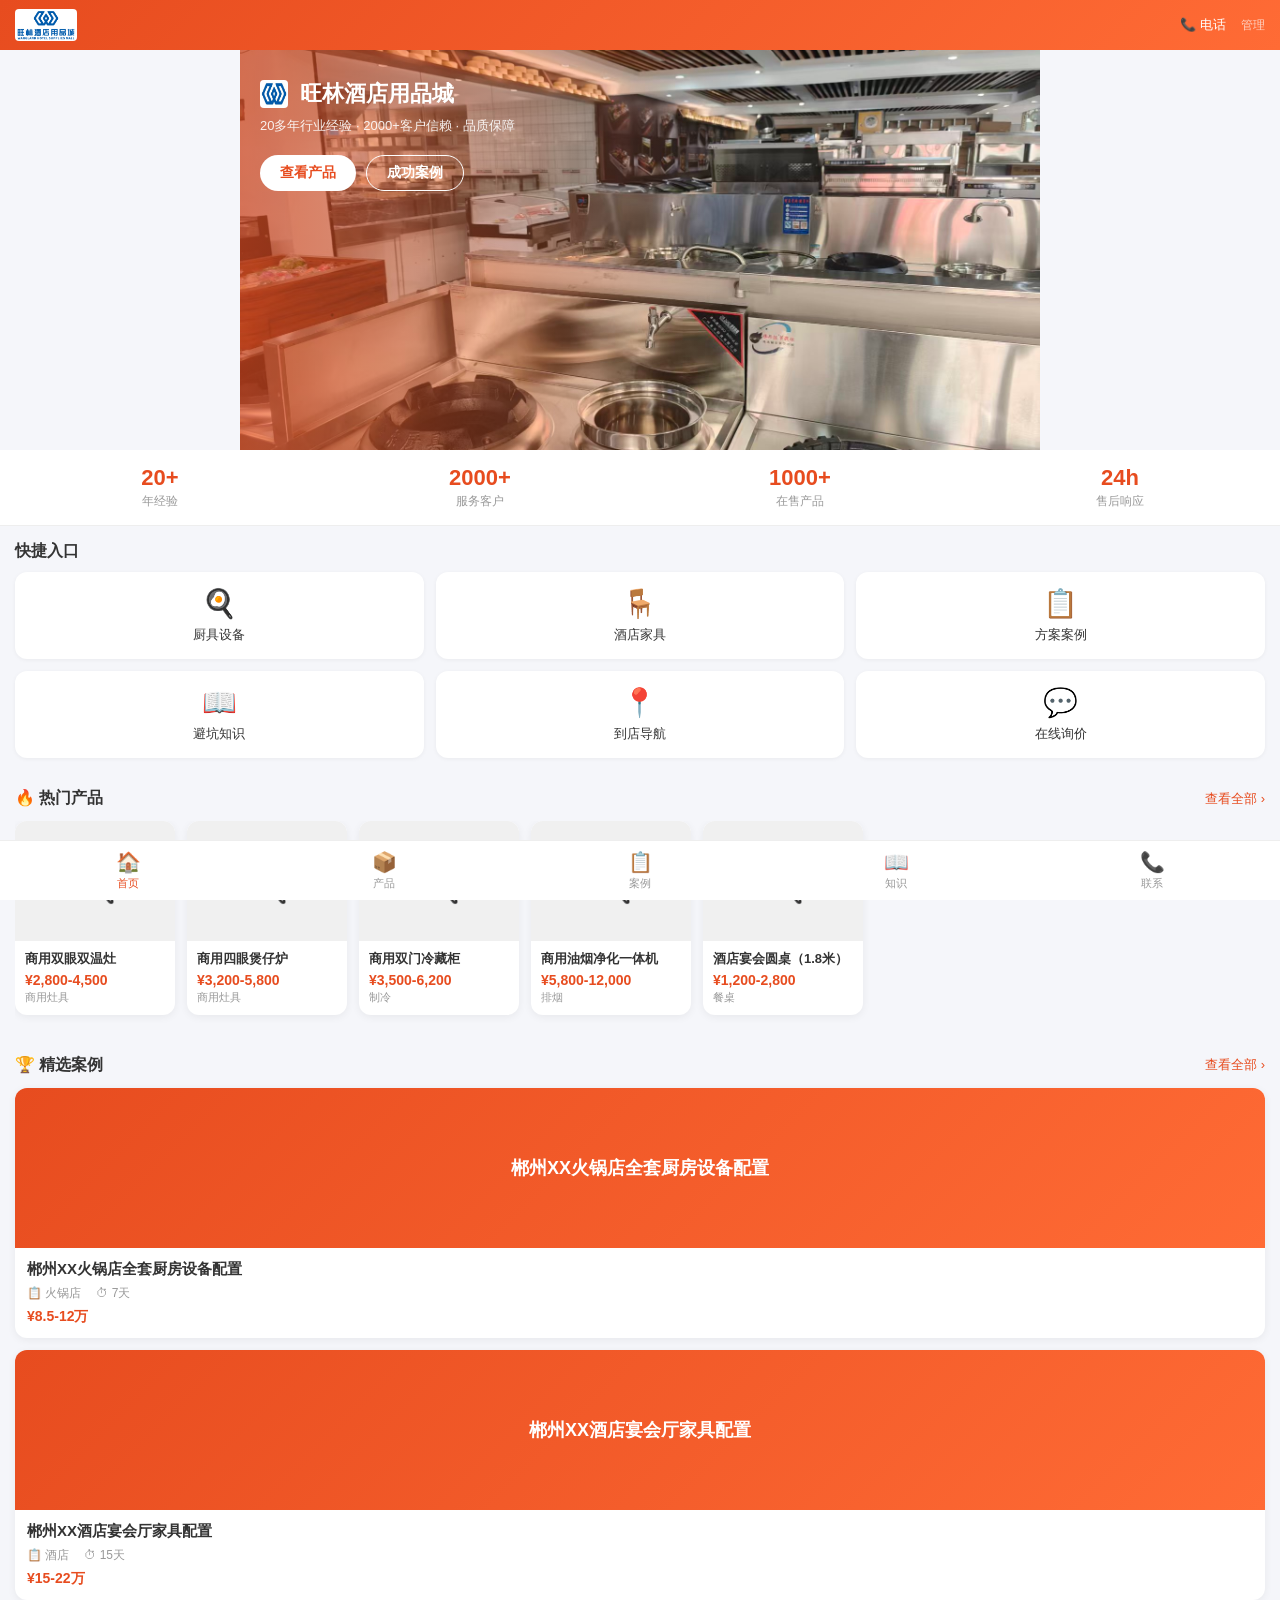
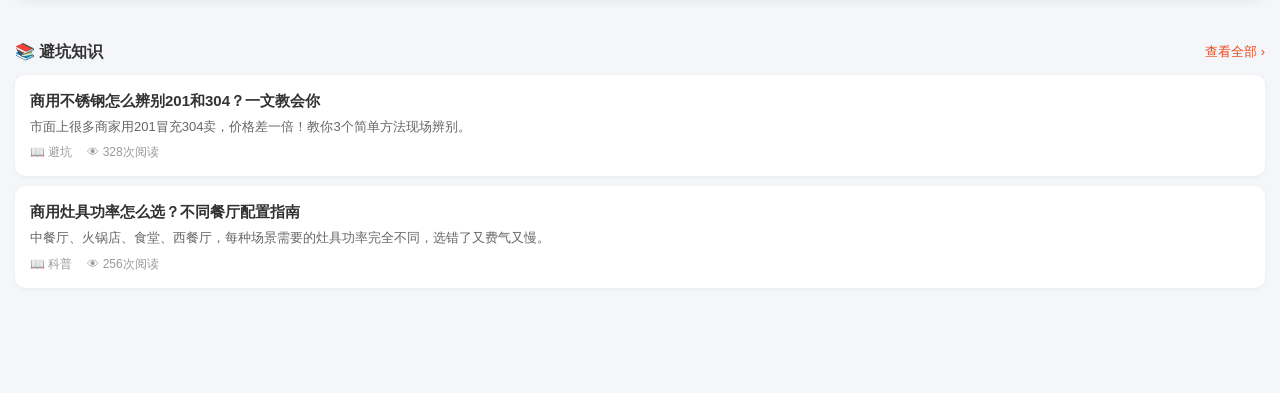
<file: index.html>
<!DOCTYPE html>
<html lang="zh-CN">
<head>
<meta charset="UTF-8">
<meta name="viewport" content="width=device-width, initial-scale=1.0, maximum-scale=1.0, user-scalable=no">
<title>郴州商用厨具酒店家具</title>
<link rel="stylesheet" href="css/style.css">
</head>
<body>
<header class="header" id="header">
  <div class="header-inner">
    <div class="logo" id="logo-area" onclick="goHome()">
      <img id="logo-img" class="logo-img hidden" src="" alt="logo">
      <span id="logo-text">🏪 郴州厨具家具</span>
    </div>
    <div class="header-right">
      <span class="phone-btn" onclick="callPhone()">📞 电话</span>
      <span class="admin-entrance" onclick="openAdmin()">管理</span>
    </div>
  </div>
</header>

<!-- 首页 -->
<div class="page" id="page-home">
  <div class="hero">
    <div class="hero-bg-carousel" id="hero-bg-carousel"></div>
    <div class="hero-bg-dots" id="hero-bg-dots"></div>
    <div class="hero-bg-overlay"></div>
    <div class="hero-content">
      <div class="hero-title-row">
        <img id="hero-logo" class="hero-logo hidden" src="" alt="logo">
        <h1 id="hero-title">郴州商用厨具·酒店家具</h1>
      </div>
      <p id="hero-slogan">15年行业经验 · 500+客户信赖 · 正品保障</p>
      <div class="hero-btns">
        <button class="btn btn-white" onclick="switchPage('products')">查看产品</button>
        <button class="btn btn-outline-white" onclick="switchPage('cases')">成功案例</button>
      </div>
    </div>
  </div>
  <div class="stats-bar" id="stats-bar"></div>
  <div class="quick-entry">
    <div class="section-title">快捷入口</div>
    <div class="quick-grid">
      <div class="quick-item" onclick="switchPage('products')"><span>🍳</span><span>厨具设备</span></div>
      <div class="quick-item" onclick="switchPage('products')"><span>🪑</span><span>酒店家具</span></div>
      <div class="quick-item" onclick="switchPage('cases')"><span>📋</span><span>方案案例</span></div>
      <div class="quick-item" onclick="switchPage('knowledge')"><span>📖</span><span>避坑知识</span></div>
      <div class="quick-item" onclick="switchPage('contact')"><span>📍</span><span>到店导航</span></div>
      <div class="quick-item" onclick="openInquiry()"><span>💬</span><span>在线询价</span></div>
    </div>
  </div>
  <div class="section">
    <div class="section-header"><div class="section-title">🔥 热门产品</div><span class="section-more" onclick="switchPage('products')">查看全部 ›</span></div>
    <div class="product-scroll" id="home-products"></div>
  </div>
  <div class="section">
    <div class="section-header"><div class="section-title">🏆 精选案例</div><span class="section-more" onclick="switchPage('cases')">查看全部 ›</span></div>
    <div id="home-cases"></div>
  </div>
  <div class="section">
    <div class="section-header"><div class="section-title">📚 避坑知识</div><span class="section-more" onclick="switchPage('knowledge')">查看全部 ›</span></div>
    <div id="home-knowledge"></div>
  </div>
</div>

<!-- 产品中心 -->
<div class="page hidden" id="page-products">
  <div class="page-header"><button class="back-btn" onclick="goHome()">‹</button><span>产品中心</span></div>
  <div class="category-tabs" id="category-tabs"></div>
  <div class="search-bar"><input type="text" id="search-input" placeholder="搜索产品名称..." oninput="filterProducts()"></div>
  <div class="product-list" id="products-list"></div>
  <div class="empty-tip" id="products-empty" style="display:none">暂无产品</div>
</div>

<!-- 产品详情 -->
<div class="page hidden" id="page-product-detail">
  <div class="page-header"><button class="back-btn" onclick="switchPage('products')">‹</button><span>产品详情</span></div>
  <div id="product-detail-content"></div>
</div>

<!-- 方案案例 -->
<div class="page hidden" id="page-cases">
  <div class="page-header"><button class="back-btn" onclick="goHome()">‹</button><span>方案案例</span></div>
  <div class="case-list" id="cases-list"></div>
  <div class="empty-tip" id="cases-empty" style="display:none">暂无案例</div>
</div>

<!-- 案例详情 -->
<div class="page hidden" id="page-case-detail">
  <div class="page-header"><button class="back-btn" onclick="switchPage('cases')">‹</button><span>案例详情</span></div>
  <div id="case-detail-content"></div>
</div>

<!-- 避坑知识 -->
<div class="page hidden" id="page-knowledge">
  <div class="page-header"><button class="back-btn" onclick="goHome()">‹</button><span>避坑知识</span></div>
  <div class="knowledge-list" id="knowledge-list"></div>
  <div class="empty-tip" id="knowledge-empty" style="display:none">暂无文章</div>
</div>

<!-- 知识详情 -->
<div class="page hidden" id="page-knowledge-detail">
  <div class="page-header"><button class="back-btn" onclick="switchPage('knowledge')">‹</button><span>文章详情</span></div>
  <div id="knowledge-detail-content"></div>
</div>

<!-- 联系我们 -->
<div class="page hidden" id="page-contact">
  <div class="page-header"><button class="back-btn" onclick="goHome()">‹</button><span>联系我们</span></div>
  <div class="contact-page">
    <div class="contact-card">
      <div class="contact-item" onclick="callPhone()">
        <span class="contact-icon">📞</span>
        <div><div class="contact-label">联系电话</div><div class="contact-value" id="contact-phone">13800000000</div></div>
        <span class="contact-action">拨打</span>
      </div>
      <div class="contact-item" onclick="copyWechat()">
        <span class="contact-icon">💬</span>
        <div><div class="contact-label">微信咨询</div><div class="contact-value" id="contact-wechat">点击复制微信号</div></div>
        <span class="contact-action">复制</span>
      </div>
      <div class="contact-item" onclick="openMap()">
        <span class="contact-icon">📍</span>
        <div><div class="contact-label">门店地址</div><div class="contact-value" id="contact-address">点击查看地图</div></div>
        <span class="contact-action">导航</span>
      </div>
    </div>
    <div class="inquiry-form-section">
      <div class="section-title">📝 在线询价</div>
      <form id="inquiry-form" onsubmit="submitInquiry(event)">
        <input type="text" placeholder="您的称呼*" id="inq-name" required>
        <input type="tel" placeholder="联系电话*" id="inq-phone" required>
        <select id="inq-type" required>
          <option value="">需求类型*</option>
          <option value="厨具设备">厨具设备</option>
          <option value="酒店家具">酒店家具</option>
          <option value="整套方案">整套方案</option>
          <option value="其他">其他</option>
        </select>
        <input type="text" placeholder="店铺面积（如：100㎡）" id="inq-area">
        <textarea placeholder="具体需求描述..." id="inq-desc" rows="3"></textarea>
        <button type="submit" class="btn btn-primary btn-block">提交询价</button>
      </form>
    </div>
  </div>
</div>

<!-- 底部导航 -->
<nav class="tabbar" id="tabbar">
  <div class="tabbar-item active" data-page="home" onclick="switchPage('home')"><span class="tab-icon">🏠</span><span class="tab-label">首页</span></div>
  <div class="tabbar-item" data-page="products" onclick="switchPage('products')"><span class="tab-icon">📦</span><span class="tab-label">产品</span></div>
  <div class="tabbar-item" data-page="cases" onclick="switchPage('cases')"><span class="tab-icon">📋</span><span class="tab-label">案例</span></div>
  <div class="tabbar-item" data-page="knowledge" onclick="switchPage('knowledge')"><span class="tab-icon">📖</span><span class="tab-label">知识</span></div>
  <div class="tabbar-item" data-page="contact" onclick="switchPage('contact')"><span class="tab-icon">📞</span><span class="tab-label">联系</span></div>
</nav>

<!-- 询价弹窗 -->
<div class="modal-overlay hidden" id="inquiry-modal">
  <div class="modal">
    <div class="modal-header">在线询价</div>
    <form id="inquiry-form-modal" onsubmit="submitInquiryModal(event)">
      <input type="text" placeholder="您的称呼*" id="inq-name2" required>
      <input type="tel" placeholder="联系电话*" id="inq-phone2" required>
      <select id="inq-type2" required>
        <option value="">需求类型*</option>
        <option value="厨具设备">厨具设备</option>
        <option value="酒店家具">酒店家具</option>
        <option value="整套方案">整套方案</option>
        <option value="其他">其他</option>
      </select>
      <input type="text" placeholder="店铺面积（如：100㎡）" id="inq-area2">
      <textarea placeholder="具体需求描述..." id="inq-desc2" rows="3"></textarea>
      <div class="modal-btns">
        <button type="button" class="btn-gray" onclick="closeInquiry()">取消</button>
        <button type="submit" class="btn btn-primary">提交</button>
      </div>
    </form>
  </div>
</div>

<div class="safe-bottom"></div>
<script src="db.js"></script>
<script src="app.js"></script>
</body>
</html>
</file>
<file: css/style.css>
/* ===== 全局样式 ===== */
* { margin: 0; padding: 0; box-sizing: border-box; }
body {
  font-family: -apple-system, BlinkMacSystemFont, 'Segoe UI', 'PingFang SC', 'Hiragino Sans GB', 'Microsoft YaHei', sans-serif;
  background: #f5f6fa;
  color: #333;
  padding-top: 50px;
  padding-bottom: 60px;
  -webkit-tap-highlight-color: transparent;
}
.hidden { display: none !important; }

/* ===== 顶部导航 ===== */
.header {
  position: fixed; top: 0; left: 0; right: 0; z-index: 100;
  background: linear-gradient(135deg, #e74c1f, #ff6b35);
  color: #fff; height: 50px;
}
.header-inner { display: flex; align-items: center; justify-content: space-between; height: 50px; padding: 0 15px; }
.logo { font-size: 16px; font-weight: bold; cursor: pointer; display: flex; align-items: center; gap: 8px; }
.logo-img { height: 32px; width: auto; max-width: 120px; object-fit: contain; border-radius: 4px; }
.hero-logo { width: 28px; height: 28px; object-fit: contain; border-radius: 4px; background: rgba(255,255,255,0.2); flex-shrink: 0; }
.hero-title-row { display: flex; align-items: center; gap: 12px; margin-bottom: 8px; }
.hero-title-row h1 { margin-bottom: 0 !important; line-height: 1.3; }
.header-right { display: flex; gap: 15px; align-items: center; }
.phone-btn { font-size: 13px; cursor: pointer; }
.admin-entrance { font-size: 12px; opacity: 0.7; cursor: pointer; }

/* ===== 页面头部 ===== */
.page-header {
  display: flex; align-items: center; gap: 10px;
  padding: 12px 15px; background: #fff;
  border-bottom: 1px solid #eee; font-size: 16px; font-weight: bold;
}
.back-btn { font-size: 24px; background: none; border: none; cursor: pointer; color: #e74c1f; padding: 0 5px; }

/* ===== Hero横幅轮播 ===== */
.hero {
  position: relative; width: 100%; max-width: 800px; margin: 0 auto;
  aspect-ratio: 16 / 9; max-height: 400px; overflow: hidden;
  background: linear-gradient(135deg, #e74c1f 0%, #ff6b35 50%, #ff9500 100%);
}
.hero-bg-carousel {
  position: absolute; inset: 0; z-index: 0;
}
.hero-bg-slide {
  position: absolute; inset: 0;
  background-size: cover; background-position: center;
  opacity: 0; transition: opacity 0.6s ease-in-out;
}
.hero-bg-slide.active { opacity: 1; }
.hero-bg-dots {
  position: absolute; bottom: 10px; left: 50%; transform: translateX(-50%);
  z-index: 3; display: flex; gap: 8px;
}
.hero-bg-dot {
  width: 8px; height: 8px; border-radius: 50%;
  background: rgba(255,255,255,0.5); cursor: pointer;
  transition: background 0.3s, transform 0.3s;
}
.hero-bg-dot.active { background: #fff; transform: scale(1.3); }
.hero-bg-overlay {
  position: absolute; inset: 0; z-index: 1;
  background: linear-gradient(90deg, rgba(231,76,31,0.65) 0%, rgba(255,107,53,0.3) 35%, transparent 60%, transparent 100%);
}
.hero-content { position: relative; z-index: 2; padding: 30px 20px; color: #fff; }
.hero-content h1 { font-size: 22px; margin-bottom: 8px; }
.hero-content p { font-size: 13px; opacity: 0.9; margin-bottom: 20px; }
.hero-btns { display: flex; gap: 10px; }
.btn {
  padding: 8px 20px; border-radius: 20px; border: none;
  font-size: 14px; cursor: pointer; font-weight: bold;
}
.btn-white { background: #fff; color: #e74c1f; }
.btn-outline-white { background: transparent; color: #fff; border: 1px solid #fff; }

/* ===== 数据展示 ===== */
.stats-bar {
  display: flex; background: #fff; padding: 15px 0;
  border-bottom: 1px solid #eee;
}
.stat-item { flex: 1; text-align: center; }
.stat-num { font-size: 22px; font-weight: bold; color: #e74c1f; }
.stat-label { font-size: 12px; color: #999; margin-top: 2px; }

/* ===== 快捷入口 ===== */
.quick-entry { padding: 15px; }
.quick-grid {
  display: grid; grid-template-columns: repeat(3, 1fr); gap: 12px;
  margin-top: 10px;
}
.quick-item {
  display: flex; flex-direction: column; align-items: center; gap: 6px;
  background: #fff; border-radius: 12px; padding: 15px 5px;
  box-shadow: 0 1px 4px rgba(0,0,0,0.05); cursor: pointer;
  font-size: 13px; transition: transform 0.2s;
}
.quick-item:active { transform: scale(0.95); }
.quick-item span:first-child { font-size: 28px; }

/* ===== 通用区块 ===== */
.section { padding: 15px; }
.section-header { display: flex; justify-content: space-between; align-items: center; margin-bottom: 12px; }
.section-title { font-size: 16px; font-weight: bold; }
.section-more { font-size: 13px; color: #e74c1f; cursor: pointer; }

/* ===== 产品滚动区 ===== */
.product-scroll {
  display: flex; gap: 12px; overflow-x: auto;
  padding-bottom: 10px; scroll-snap-type: x mandatory;
  -webkit-overflow-scrolling: touch;
}
.product-scroll::-webkit-scrollbar { display: none; }
.product-card {
  flex-shrink: 0; width: 160px; background: #fff; border-radius: 12px;
  overflow: hidden; box-shadow: 0 2px 8px rgba(0,0,0,0.06);
  cursor: pointer; transition: transform 0.2s; scroll-snap-align: start;
}
.product-card:active { transform: scale(0.97); }
.product-img {
  width: 100%; height: 120px; background: #f0f0f0;
  display: flex; align-items: center; justify-content: center;
  font-size: 40px; color: #ccc;
}
.product-info { padding: 10px; }
.product-name { font-size: 13px; font-weight: bold; margin-bottom: 4px; line-height: 1.3; }
.product-price { font-size: 14px; color: #e74c1f; font-weight: bold; }
.product-category { font-size: 11px; color: #999; margin-top: 2px; }

/* ===== 产品列表（产品中心页） ===== */
.category-tabs {
  display: flex; gap: 0; overflow-x: auto; background: #fff;
  border-bottom: 1px solid #eee; padding: 0 10px;
}
.category-tabs::-webkit-scrollbar { display: none; }
.cat-tab {
  flex-shrink: 0; padding: 10px 14px; font-size: 13px;
  cursor: pointer; border-bottom: 2px solid transparent; white-space: nowrap;
}
.cat-tab.active { color: #e74c1f; border-bottom-color: #e74c1f; font-weight: bold; }
.search-bar { padding: 10px 15px; background: #fff; }
.search-bar input {
  width: 100%; padding: 8px 12px; border: 1px solid #eee;
  border-radius: 20px; font-size: 13px; outline: none;
}
.search-bar input:focus { border-color: #e74c1f; }
.product-list { padding: 10px 15px; display: grid; grid-template-columns: repeat(2, 1fr); gap: 10px; }
.product-list .product-card { width: 100%; }

/* ===== 案例列表 ===== */
.case-list { padding: 10px 15px; }
.case-card {
  background: #fff; border-radius: 12px; overflow: hidden;
  margin-bottom: 12px; box-shadow: 0 2px 8px rgba(0,0,0,0.06);
  cursor: pointer;
}
.case-img {
  width: 100%; height: 160px; background: linear-gradient(135deg, #e74c1f, #ff6b35);
  display: flex; align-items: center; justify-content: center;
  color: #fff; font-size: 18px; font-weight: bold;
}
.case-info { padding: 12px; }
.case-title { font-size: 15px; font-weight: bold; margin-bottom: 6px; }
.case-meta { font-size: 12px; color: #999; display: flex; gap: 15px; }
.case-price { color: #e74c1f; font-weight: bold; margin-top: 6px; font-size: 14px; }

/* ===== 知识列表 ===== */
.knowledge-list { padding: 10px 15px; }
.knowledge-card {
  background: #fff; border-radius: 10px; padding: 15px;
  margin-bottom: 10px; box-shadow: 0 1px 4px rgba(0,0,0,0.05);
  cursor: pointer;
}
.knowledge-title { font-size: 15px; font-weight: bold; margin-bottom: 6px; line-height: 1.4; }
.knowledge-summary { font-size: 13px; color: #666; line-height: 1.5; margin-bottom: 8px; }
.knowledge-meta { font-size: 12px; color: #999; display: flex; gap: 15px; }

/* ===== 产品卡片视频标记 ===== */
.product-img.has-video { position: relative; }
.video-play-badge {
  position: absolute; bottom: 6px; right: 6px;
  background: rgba(0,0,0,0.6); color: #fff;
  font-size: 10px; padding: 2px 6px; border-radius: 4px;
  pointer-events: none;
}

/* ===== 产品详情 ===== */
.detail-img {
  width: 100%; height: 250px; background: #f0f0f0;
  display: flex; align-items: center; justify-content: center;
  font-size: 60px; color: #ccc;
}
.detail-media-area { background: #000; }
.detail-video-wrap { position: relative; }
.detail-video-wrap video { display: block; background: #000; }
.detail-media-tabs {
  display: flex; gap: 0; background: #222; padding: 0;
}
.media-tab {
  flex: 1; text-align: center; padding: 10px; font-size: 13px;
  color: #aaa; cursor: pointer; border-bottom: 2px solid transparent;
}
.media-tab.active { color: #fff; border-bottom-color: #e74c1f; font-weight: bold; }
.detail-images-wrap { position: relative; background: #000; }
.detail-image-slider {
  display: flex; transition: transform 0.3s ease;
  overflow: hidden; width: 100%;
}
.slider-item {
  width: 100%; flex-shrink: 0; display: none;
}
.slider-item.active { display: block; }
.slider-item img {
  width: 100%; max-height: 300px; object-fit: contain;
  display: block; cursor: pointer;
}
.slider-nav {
  display: flex; justify-content: center; align-items: center; gap: 15px;
  padding: 8px; background: rgba(0,0,0,0.5);
}
.slider-nav button {
  background: rgba(255,255,255,0.2); color: #fff;
  border: none; width: 36px; height: 36px; border-radius: 50%;
  font-size: 18px; cursor: pointer;
}
.slider-nav span { color: #fff; font-size: 13px; }
.detail-body { padding: 15px; background: #fff; }
.detail-name { font-size: 20px; font-weight: bold; margin-bottom: 8px; }
.video-badge {
  display: inline-block; background: #e74c1f; color: #fff;
  font-size: 11px; padding: 2px 8px; border-radius: 4px;
  vertical-align: middle; margin-left: 6px;
}
.detail-price { font-size: 22px; color: #e74c1f; font-weight: bold; margin-bottom: 15px; }
.detail-specs { margin-bottom: 15px; }
.detail-specs h3 { font-size: 14px; color: #999; margin-bottom: 8px; }
.specs-table { width: 100%; border-collapse: collapse; }
.specs-table td { padding: 8px 10px; border-bottom: 1px solid #f0f0f0; font-size: 13px; }
.specs-table td:first-child { color: #999; width: 90px; }
.detail-desc h3 { font-size: 14px; color: #999; margin-bottom: 8px; }
.detail-desc p { font-size: 14px; line-height: 1.6; color: #666; }
/* ===== 产品介绍图文混排 ===== */
.desc-content { margin-top: 10px; }
.desc-text {
  font-size: 15px; line-height: 1.8; color: #444;
  margin-bottom: 12px;
}
.desc-img-wrap {
  margin-bottom: 12px; border-radius: 8px; overflow: hidden;
  box-shadow: 0 2px 8px rgba(0,0,0,0.08);
}
.desc-img {
  width: 100%; display: block; cursor: pointer;
  border-radius: 8px; transition: transform 0.2s;
}
.desc-img:active { transform: scale(0.98); }
.detail-actions { padding: 15px; display: flex; gap: 10px; background: #fff; position: sticky; bottom: 60px; }
.detail-actions .btn { flex: 1; padding: 12px; font-size: 15px; }
.btn-primary { background: #e74c1f; color: #fff; border: none; border-radius: 8px; }
.btn-outline { background: #fff; color: #e74c1f; border: 1px solid #e74c1f; border-radius: 8px; }

/* ===== 案例详情 ===== */
.case-detail-img {
  width: 100%; height: 200px; background: linear-gradient(135deg, #e74c1f, #ff6b35);
  display: flex; align-items: center; justify-content: center; color: #fff; font-size: 16px;
}
.case-detail-body { padding: 15px; }
.case-detail-body h2 { font-size: 18px; margin-bottom: 10px; }
.case-detail-body h3 { font-size: 14px; color: #999; margin: 15px 0 8px; }
.case-equip-list { background: #f8f8f8; border-radius: 8px; padding: 12px; }
.case-equip-list div { font-size: 13px; padding: 4px 0; }

/* ===== 知识详情 ===== */
.knowledge-detail-body { padding: 15px; }
.knowledge-detail-body h1 { font-size: 20px; margin-bottom: 10px; line-height: 1.4; }
.knowledge-detail-body .article-meta { font-size: 12px; color: #999; margin-bottom: 20px; }
.knowledge-detail-body .article-content { font-size: 15px; line-height: 1.8; color: #444; }
.knowledge-detail-body .article-content p { margin-bottom: 15px; }

/* ===== 联系页面 ===== */
.contact-page { padding: 15px; }
.contact-card { background: #fff; border-radius: 12px; overflow: hidden; margin-bottom: 20px; }
.contact-item {
  display: flex; align-items: center; gap: 12px; padding: 15px;
  border-bottom: 1px solid #f0f0f0; cursor: pointer;
}
.contact-item:last-child { border-bottom: none; }
.contact-icon { font-size: 24px; }
.contact-label { font-size: 12px; color: #999; }
.contact-value { font-size: 15px; font-weight: bold; }
.contact-action { margin-left: auto; color: #e74c1f; font-size: 13px; }
.inquiry-form-section { background: #fff; border-radius: 12px; padding: 15px; }
.inquiry-form-section input,
.inquiry-form-section select,
.inquiry-form-section textarea {
  width: 100%; padding: 10px 12px; margin-bottom: 10px;
  border: 1px solid #eee; border-radius: 8px; font-size: 14px;
  outline: none; font-family: inherit;
}
.inquiry-form-section input:focus,
.inquiry-form-section select:focus,
.inquiry-form-section textarea:focus { border-color: #e74c1f; }
.inquiry-form-section textarea { resize: vertical; }
.btn-block { width: 100%; padding: 12px; font-size: 15px; }

/* ===== 底部导航 ===== */
.tabbar {
  position: fixed; bottom: 0; left: 0; right: 0; z-index: 100;
  background: #fff; height: 60px; display: flex;
  border-top: 1px solid #eee;
}
.tabbar-item {
  flex: 1; display: flex; flex-direction: column;
  align-items: center; justify-content: center; gap: 2px;
  cursor: pointer; color: #999; font-size: 12px; transition: color 0.2s;
}
.tabbar-item.active { color: #e74c1f; }
.tab-icon { font-size: 20px; }
.tab-label { font-size: 11px; }

/* ===== 弹窗 ===== */
.modal-overlay {
  position: fixed; inset: 0; z-index: 200; background: rgba(0,0,0,0.5);
  display: flex; align-items: center; justify-content: center;
}
.modal {
  background: #fff; border-radius: 16px; padding: 20px;
  width: 90%; max-width: 400px; max-height: 80vh; overflow-y: auto;
}
.modal-header { font-size: 18px; font-weight: bold; margin-bottom: 15px; text-align: center; }
.modal-btns { display: flex; gap: 10px; margin-top: 15px; }
.btn-gray { background: #f0f0f0; color: #666; border: none; border-radius: 8px; padding: 12px; flex: 1; font-size: 15px; cursor: pointer; }

/* ===== 空状态 ===== */
.empty-tip { text-align: center; padding: 40px 20px; color: #999; font-size: 14px; }

/* ===== 安全区 ===== */
.safe-bottom { height: 20px; }

/* ===== 响应式 ===== */
@media (min-width: 500px) {
  .product-list { grid-template-columns: repeat(3, 1fr); }
}
</file>
